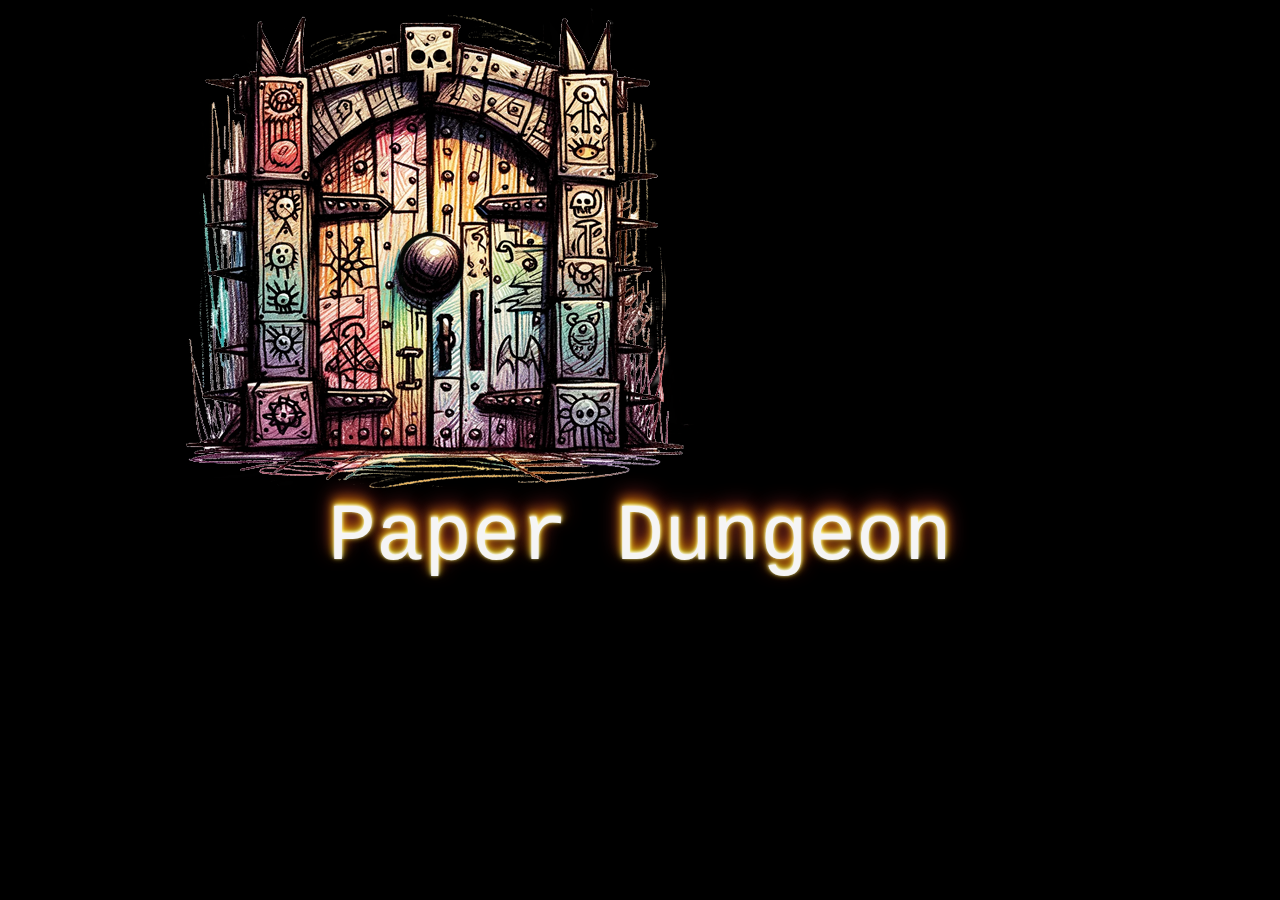
<file: index.html>
<!DOCTYPE html>
<html lang="en">
<head>
    <meta charset="UTF-8">
    <meta name="viewport" content="width=device-width, initial-scale=1.0">
    <title>Dungeon Entrance</title>
    <link rel="stylesheet" href="./css/landingStyle.css"> 
</head>
<body>
    <div id="door-container">
        <img src="./images/Door/dungeon-door-closed.png" id="door-image" alt="Dungeon Door" style="height: auto;">
    </div>
    <div class="fire">Paper Dungeon</div>

    <script src="./js/utils/StartingPage.mjs"></script> 
</body>
</html>
</file>
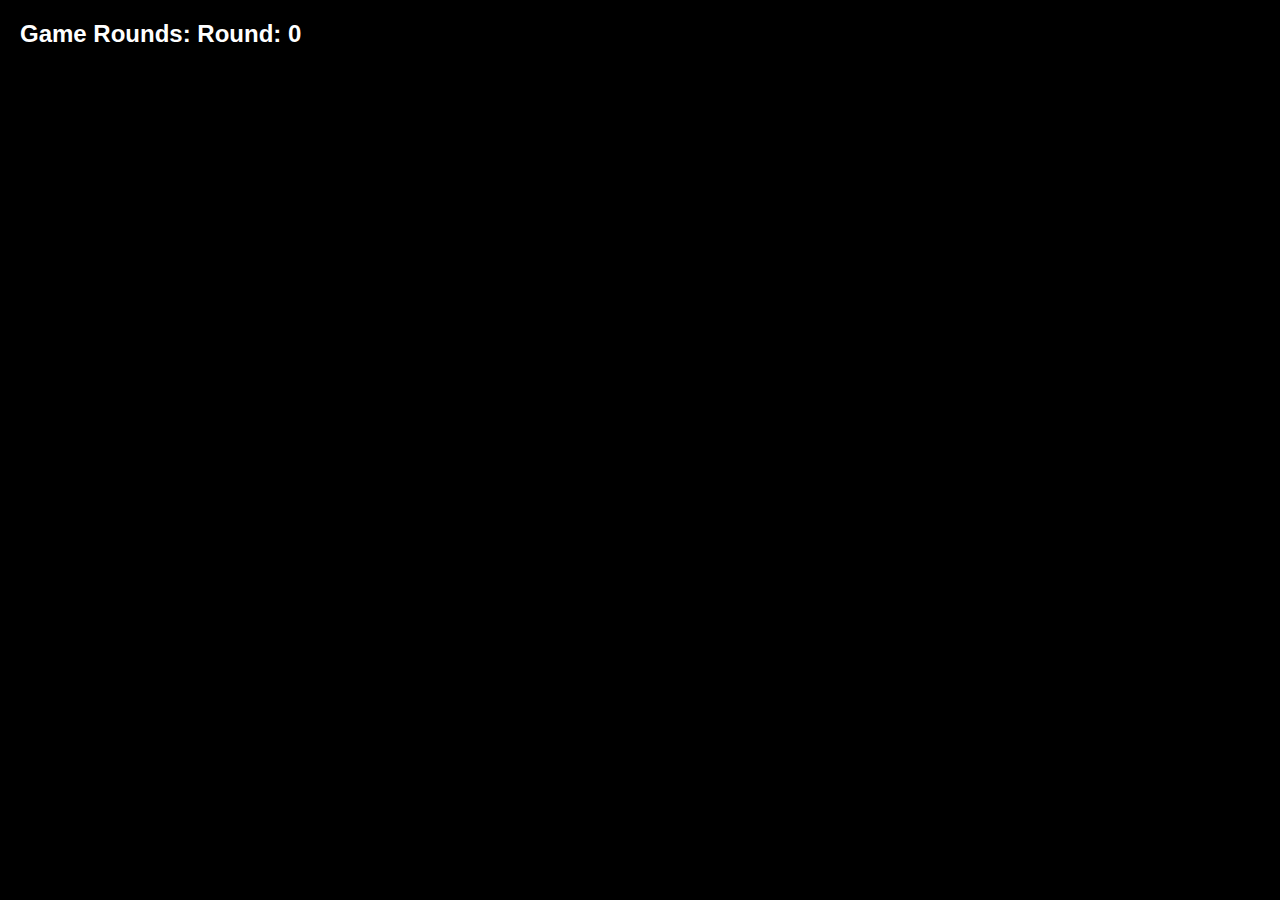
<file: src/index.html>
<!DOCTYPE html>
<html lang="en">
<head>
    <meta charset="UTF-8">
    <meta name="viewport" content="width=device-width, initial-scale=1.0">
    <title>Game Interface</title>
    <link rel="stylesheet" href="styles.css">
</head>
<body>
    <div id="gameInfo">
        <h2>Game Rounds: <span id="roundCounter">0</span></h2>
        <div id="winner"></div>
    </div>
    <!-- <button id="nextRound">Next Round</button> -->
    
    <div id="gameContainer">
        <div id="entitiesContainer">
            <div id="heroes"></div>
            <div id="drawSelectCard"></div>
            <div id="monsters"></div>
        </div>
        <div id="actions"></div>
    </div>

    <script src="ui/gameUI.mjs" type="module"></script>
</body>
</html>
</file>
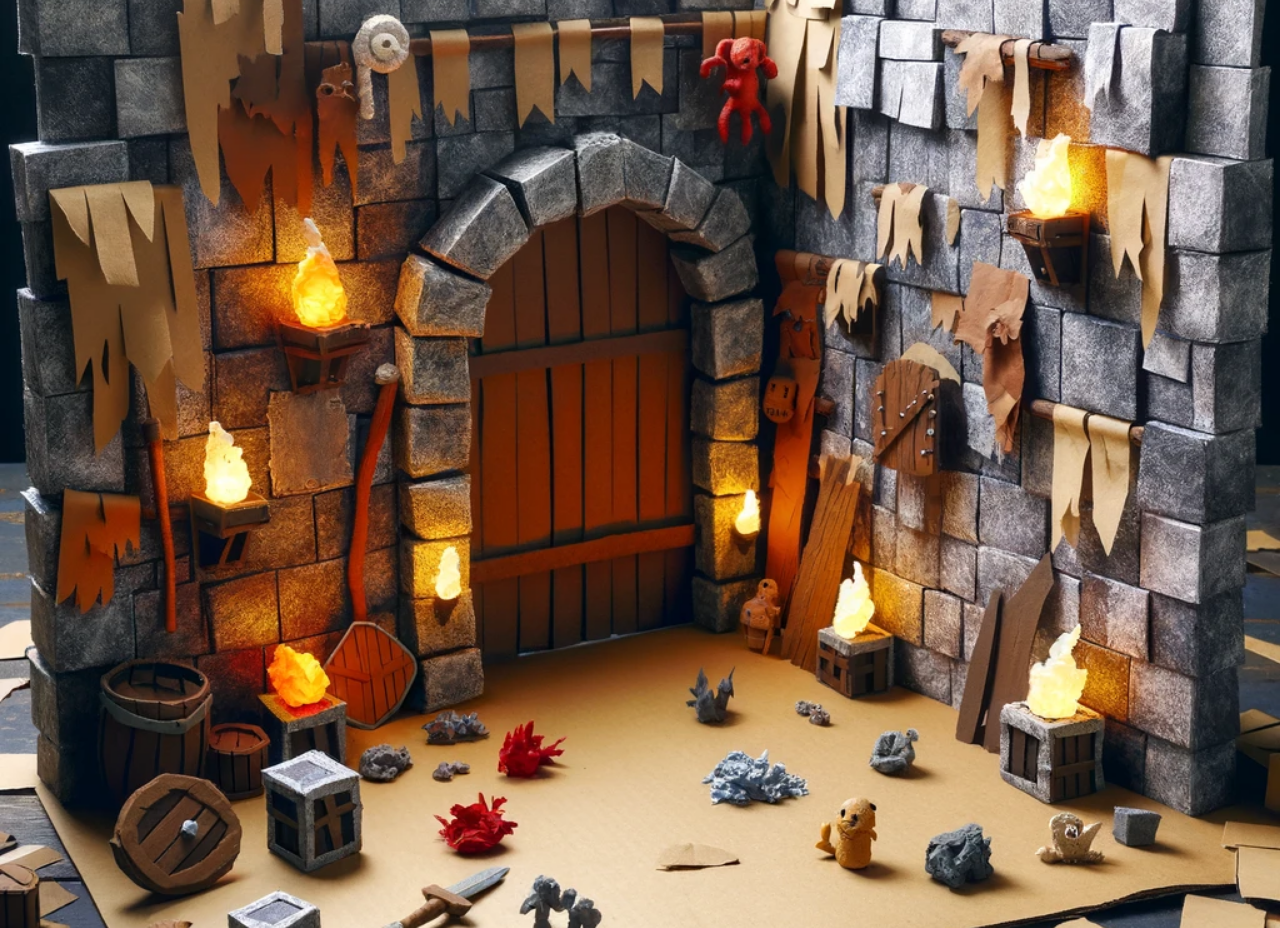
<file: gameplay.html>
<!DOCTYPE html>
<html lang="en">
  <head>
    <meta charset="UTF-8" />
    <meta name="viewport" content="width=device-width, initial-scale=1.0" />
    <link rel="stylesheet" href="./css/styles.css" />
    <title>Card Game</title>
  </head>
  <body>
    <div class="player-hands"></div>

    <div class="discard-pile" id="discard-pile"></div>
    <div class="monsters-row" id="monsters-row"></div>

    <script type="module" src="./js/index.mjs"></script>
  </body>
</html>
</file>
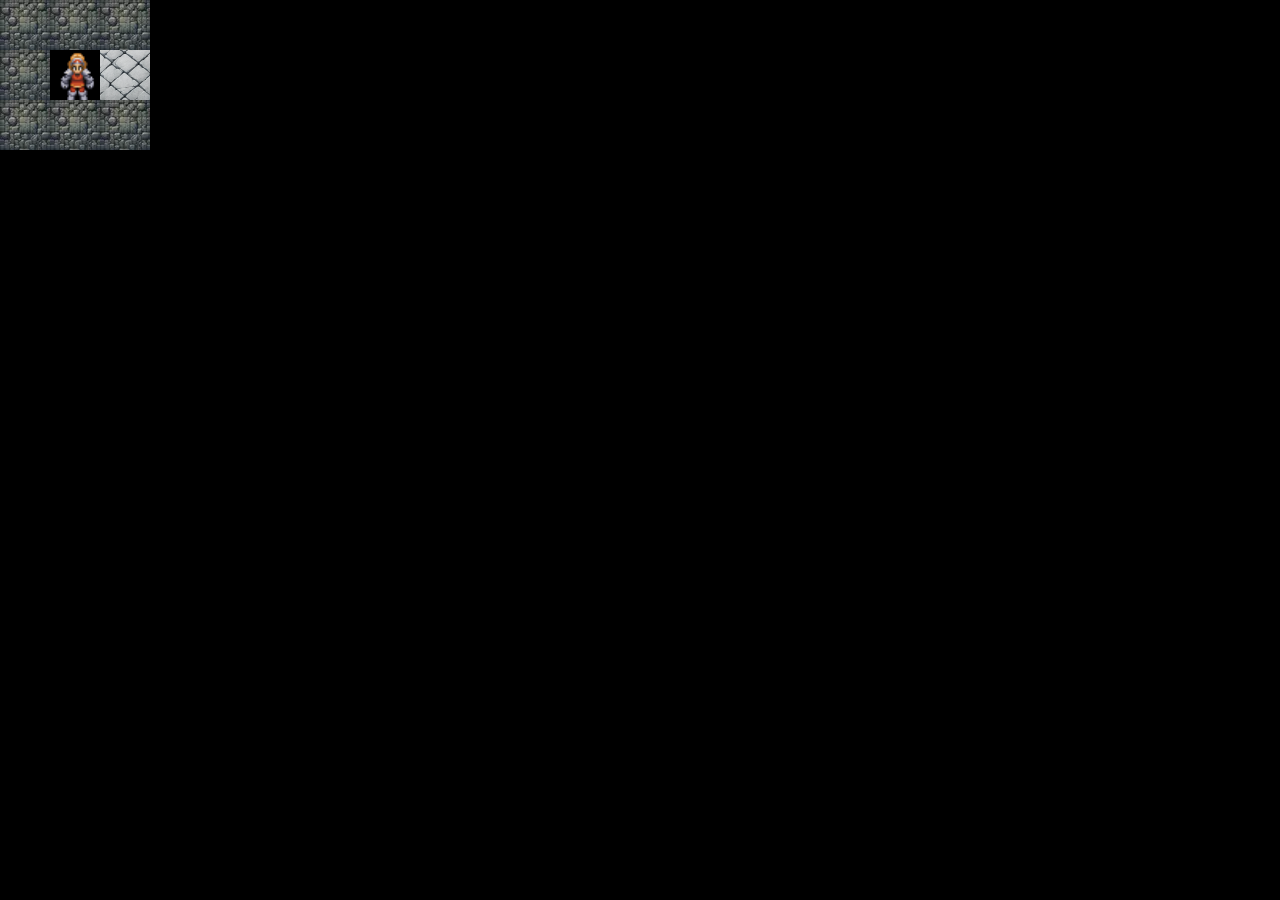
<file: dungeonCrawl/dungeonCrawl.html>
<!DOCTYPE html>
<html lang="en">
<head>
    <meta charset="UTF-8">
    <meta name="viewport" content="width=device-width, initial-scale=1.0">
    <title>Dungeon Crawler</title>
    <link rel="stylesheet" href="dungeonCrawl.css">
</head>
<body>
    <div id="game-container"></div>
    <script src="dungeonCrawl.mjs"  type="module"></script>
</body>
</html>
</file>
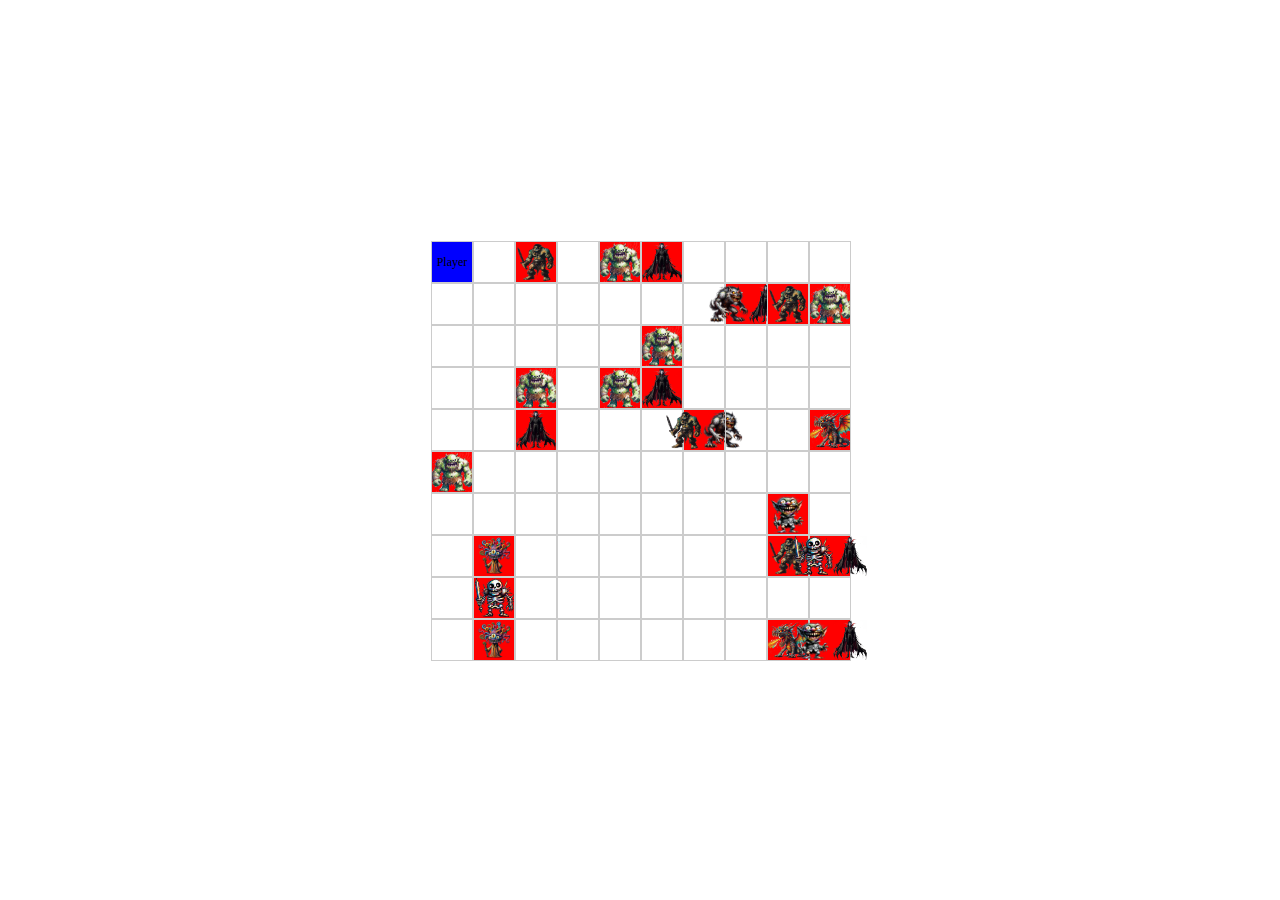
<file: src/dungeon.html>
<!DOCTYPE html>
<html lang="en">
<head>
    <meta charset="UTF-8">
    <meta name="viewport" content="width=device-width, initial-scale=1.0">
    <title>Dungeon Crawler</title>
    <link rel="stylesheet" href="dungeon.css">
</head>
<body>
    <div id="dungeon"></div>
    <div id="fight-screen" style="display: none;">
        <h1>Fight!</h1>
        <div id="fight-info"></div>
        <button id="fight-button">Fight</button>
    </div>
    <script src="dungeon/dungeon.mjs"  type="module"></script>
</body>
</html>
</file>
<file: css/landingStyle.css>
body {
    font-family: Arial, sans-serif;
    background-color:black; 
  }

  @keyframes expandDoor {
    from { transform: scale(1); }
    to { transform: scale(10); }
}

#door-image.expanded {
    animation: expandDoor 1s forwards; 
}

.fire {
  color: #f5f5f5; /* Light text color */
  text-align:center; /* Center alignment of text */
  font-family: 'Courier New', Courier, monospace; /* Monospace font */
  font-size: 80px; /* Text size */
  /* Multi-layered text-shadow for fire effect */
  text-shadow:
  0px -1px 3px #fff, /* Innermost layer - intense heat (white) */
  0px -2px 6px #FF3, /* Second layer - core of flame (yellow) */
  0px -6px 12px #F90, /* Middle layer - body of flame (orange) */
  0px -10px 20px #C33; /* Outermost layer - edges of flame (red) */
 }

 /* Define the animation named "flicker" */
@keyframes flicker {
  /* Initial state of animation */
  0%, 
  /* Final state of animation */
  100% { 
      text-shadow: 
          0 -1px 3px #fff, /* Innermost layer - intense heat (white) */
          0 -2px 6px #FF3, /* Second layer - core of flame (yellow) */
          0 -6px 12px #F90, /* Middle layer - body of flame (orange) */
          0 -10px 20px #C33; /* Outermost layer - edges of flame (red) */
  }
  /* Middle state of animation */
  50% { 
      text-shadow: 
          0 -2px 6px #fff, /* Innermost layer - intense heat (white) */
          0 -4px 12px #FF3, /* Second layer - core of flame (yellow) */
          0 -8px 16px #F90, /* Middle layer - body of flame (orange) */
          0 -12px 24px #C33; /* Outermost layer - edges of flame (red) */
  }
}

.fire {
  /* Apply the "flicker" animation to the .fire class */
  animation: flicker 2s infinite;
}
</file>
<file: src/styles.css>
body {
  font-family: Arial, sans-serif;
  margin: 20px;
  color: white;
  background-color: black;
  /* background-image: url("../images/feltbg.png"); */
  /* background-size: cover; */
  /* background-repeat: no-repeat; */
}

#entities div,
#actions div {
  margin-bottom: 10px;
  padding: 10px;
  border: 1px solid #ddd;
  border-radius: 5px;
}

#gameContent {
  display: flex;
  justify-content: space-between;
}

#entitiesSection {
  flex-grow: 1;
}

#gameContainer {
  display: grid;
  grid-template-columns: 3fr 1fr; /* entities take 75%, actions take 25% */
  grid-template-rows: auto auto; /* auto-sized rows for content */
  gap: 10px;
  margin-top: 20px;
}

#entitiesContainer {
  grid-column: 1 / span 1;
  display: flex;
  flex-direction: column;
}


#heroSummons {
  height: 100px;
  width: 100px
}

#heroes,
#monsters {
  display: flex; /* Align heroes and monsters in a row */
  justify-content: space-around;
  padding: 10px 0;
}

#drawSelectCard {
    height: 225px;
  display: flex; /* Enables flexbox layout */
  align-items: center; /* Vertically centers the content */
  justify-content: center; /* Horizontally centers the content */
  flex-wrap: wrap; /* Allows items to wrap as needed */
}

#actions {
  grid-column: 2 / span 1;
  grid-row: 1 / span 2; /* Actions will stretch across both rows */
  height: 500px;
  overflow-y: auto;
  padding: 10px;
  box-sizing: border-box;
}

/* Add some styles to ensure readability */
#actions div {
  margin-bottom: 10px;
  background-color: #f0f0f0;
  padding: 5px;
  border-radius: 5px;
}

.entities-container {
  display: flex;
  flex-direction: column;
  align-items: center;
  margin-top: 20px;
}

.entity-row {
  display: flex;
  justify-content: space-around;
  width: 100%;
  margin-bottom: 20px;
}

.entity {
  flex: 1;
  padding: 10px;
  margin: 5px;
  max-width: 200px;
  min-height: 250px;
  background-size: cover;
  background-position: center;
  background-repeat: no-repeat;
  background-color: black;
}

/* Ensure the icons and text are aligned properly */
.entity div {
    display: flex;
    align-items: center;
  }
  
  /* Spacing between icon and text */
  .entity img.icon {
    margin-right: 8px;
  }

.entity[data-faction="hero"] {
    background-image: url("../images/paper2.jpg");
}

.entity[data-faction="monster"] {
  background-color: black;
    background-image: url("../images/cardboard.png");
}

.turn-taken {
    opacity: 0.5;
    pointer-events: none;
}

/* Enable interactions for targeting */
.turn-taken.targetable {
    pointer-events: auto;
}

.deck,
.drawn-cards,
.effects {
  margin-top: 10px;
}

.card {
  display: inline-block;
  margin: 5px;
  padding: 5px;
  background-color: #000000;
  border: 2px solid #ddd;
  border-radius: 4px;
}

.deck-visual {
    order: -1;
  position: relative;
  width: 70px;
  height: 100px;
  margin: 5px auto;
}

.card-visual .card-back{
  background-size: cover;
  background-position: center;
  background-repeat: no-repeat;
  border: 2px solid #ddd;
  width: 70px;
  height: 100px;
  position: absolute;
}

.effect-token {
  display: inline-flex;
  width: 50px;
  height: 50px;
  align-items: center;
  justify-content: center;
  border-radius: 50%;
  text-align: center;
  color: #fff;
  font-size: 2em;
  font-weight: bold;
  text-shadow: -2px -2px 0 #000, 2px -2px 0 #000, -2px 2px 0 #000,
    2px 2px 0 #000;
  margin-right: -35px;
  margin-bottom: -45px;
}

.effects-container {
  display: flex;
  flex-wrap: wrap;
  justify-content: flex-start;
  gap: 10px;
}

.effect-group {
  display: flex;
  flex-wrap: wrap;
  max-width: 33.33%;
  flex: 1 1 auto;
  justify-content: center;
  gap: 5px;
}

.icon {
    width: 30px;
    height: 30px;
    vertical-align: middle;
  }

.highlight-target {
    box-shadow: 0 0 8px 3px green; /* Horizontal offset, vertical offset, blur radius, spread radius, and color */
}

@keyframes shake {
  0%, 100% {
    transform: translateX(0);
  }
  10%, 30%, 50%, 70%, 90% {
    transform: translateX(-10px);
  }
  20%, 40%, 60%, 80% {
    transform: translateX(10px);
  }
}

.shake {
  animation: shake 0.8s; /* Control the duration of the shake here */
  animation-timing-function: ease-in-out;
}

.effect-token.hot.positive {
  background-color: #4caf50;
  background-image: url("../images/HealingToken.png");
  background-size: cover;
  background-position: center;
  background-repeat: no-repeat;
}
.effect-token.hot.negative {
  background-color: #f44336;
  background-image: url("../images/DamageToken.png");
  background-size: cover;
  background-position: center;
  background-repeat: no-repeat;
}
.effect-token.shot.positive {
  background-color: #2196f3;
  background-image: url("../images/ShieldToken.png");
  background-size: cover;
  background-position: center;
  background-repeat: no-repeat;
}
.effect-token.shot.negative {
  background-color: #ffeb3b;
  background-image: url("../images/ExposeToken.png");
  background-size: cover;
  background-position: center;
  background-repeat: no-repeat;
}
.effect-token.stot.positive {
  background-color: #9c27b0;
  background-image: url("../images/StrengthenToken.png");
  background-size: cover;
  background-position: center;
  background-repeat: no-repeat;
}
.effect-token.stot.negative {
  background-color: #ff9800;
  background-image: url("../images/WeakenToken.png");
  background-size: cover;
  background-position: center;
  background-repeat: no-repeat;
}
.effect-token.reflect {
  background-color: #ff9800;
  background-image: url("../images/ReflectToken.png");
  background-size: cover;
  background-position: center;
  background-repeat: no-repeat;
}
.effect-token.interrupt {
  background-color: #ff9800;
  background-image: url("../images/InterruptToken.png");
  background-size: cover;
  background-position: center;
  background-repeat: no-repeat;
}
.effect-token.paralyzingTrap {
  background-color: #ff9800;
  background-image: url("../images/TrapToken.png");
  background-size: cover;
  background-position: center;
  background-repeat: no-repeat;
}
.effect-token.explosivePoisonTrap {
  background-color: #ff9800;
  background-image: url("../images/TrapToken.png");
  background-size: cover;
  background-position: center;
  background-repeat: no-repeat;
}
.effect-token.lycanthropy {
  background-color: #ff9800;
  background-image: url("../images/LycanthropyToken.png");
  background-size: cover;
  background-position: center;
  background-repeat: no-repeat;
}
.effect-token.vampirism {
  background-color: #ff9800;
  background-image: url("../images/VampirismToken.png");
  background-size: cover;
  background-position: center;
  background-repeat: no-repeat;
}
</file>
<file: css/styles.css>
body {
  font-family: Arial, sans-serif;
  background-image: url("../images/Background.webp"); 
  background-size: cover; 
  background-position: center; 
  background-repeat: no-repeat;
  height: 100svh
}

.player-hands {
  display: flex;
  justify-content: space-around;
  margin-top: 20px;
}

.player-hand {
  position: relative;
  width: 200px;
  height: 150px;
  border-bottom: 2px solid #000;
  overflow: hidden;
}

.card {
  position: absolute;
  background-color: #f0f0f0;
  border: 1px solid #999;
  padding: 5px;
  width: 100px;
  height: 150px;
  text-align: center;
  cursor: pointer;
  transition: transform 0.3s ease;
  display: flex;             
  justify-content:start;   
  align-items: center;       
  flex-direction: column;    
}

.card p {
  font-size: 10px; 
  margin: 2px 0; 
}

.card:nth-child(3) {
  top: 10px; 
  left: 10px; 
  z-index: 1; 
  transform: rotate(-5deg); 
}

.card:nth-child(2) {
  top: 20px; 
  left: 20px; 
  z-index: 0; 
  transform: rotate(5deg);
}

.discard-pile {
  position: relative; 
}

.discard-pile .card {
  position: absolute;
  top: 0;
  left: 0;
  z-index: 0;
}

.discard-pile .card:nth-child(n+2) { 
  top: 15px;
  left: 10px;
}

label {
  color: #fff;
  font-size: 2em;
  font-weight: bold; 
  text-shadow: 3px 3px 4px rgba(0, 0, 0, 0.5);
}

.player-container {
  display: flex;
  flex-direction: column;
  align-items: center;
  margin: 20px;
  border: 4px solid #000;
  padding: 10px;
  border-radius: 10px;
  background-image: radial-gradient(black 5%, brown 90%, black 5%);
  color: #fff;
  font-size: 1em;
  font-weight: bold; 
  text-shadow: 3px 3px 4px rgba(0, 0, 0, 0.5);
}


.player-info {
  width: 100%;
  text-align: center;
  padding: 10px;
  border-top: 2px solid #000;
}

.player-info p {
  margin: 5px 0;
}

.effects-container {
  display: flex;
  flex-wrap: wrap;
  justify-content: flex-start;
  gap: 10px; 
}

.effect-group {
  display: flex;
  flex-wrap: wrap; 
  max-width: 33.33%; 
  flex: 1 1 auto; 
  justify-content: center; 
  gap: 5px; 
}

.effect-circle {
  display: inline-flex;
  width: 50px;
  height: 50px;
  align-items: center;
  justify-content: center;
  border-radius: 50%;
  text-align: center;
  color: #fff;
  font-size: 2em; 
  font-weight: bold;
  text-shadow: -2px -2px 0 #000, 2px -2px 0 #000, -2px 2px 0 #000, 2px 2px 0 #000;
  margin-right: -35px; 
}

.green { background-color: #4CAF50; background-image: url("../images/HealingToken.png"); background-size: cover; background-position: center; background-repeat: no-repeat;}
.red { background-color: #F44336; background-image: url("../images/DamageToken.png"); background-size: cover; background-position: center; background-repeat: no-repeat; }
.blue { background-color: #2196F3; background-image: url("../images/ShieldToken.png"); background-size: cover; background-position: center; background-repeat: no-repeat; }
.yellow { background-color: #FFEB3B; background-image: url("../images/ExposeToken.png"); background-size: cover; background-position: center; background-repeat: no-repeat; }
.purple { background-color: #9C27B0; background-image: url("../images/StrengthenToken.png"); background-size: cover; background-position: center; background-repeat: no-repeat; }
.orange { background-color: #FF9800; background-image: url("../images/WeakenToken.png"); background-size: cover; background-position: center; background-repeat: no-repeat; }
.grey { background-color: #FF9800; background-image: url("../images/ReflectToken.png"); background-size: cover; background-position: center; background-repeat: no-repeat; }
.brown { background-color: #FF9800; background-image: url("../images/InterruptToken.png"); background-size: cover; background-position: center; background-repeat: no-repeat; }
.pink { background-color: #FF9800; background-image: url("../images/TrapToken.png"); background-size: cover; background-position: center; background-repeat: no-repeat; }


.raised-player-container {
  transform: rotate(-5deg);
  transition: transform 0.3s ease; 
}

#monsters-row {
  display: flex; 
  flex-wrap: wrap; 
  justify-content: space-around; 
  padding: 10px;
}

.monster {
  display: flex;
  max-width: 450px; 
  margin: 5px;
  border: 1px solid #ccc;
  border-radius: 5px;
  background-size: cover;
  background-image: url("../images/paper2.jpg");
  background-repeat:no-repeat;
  background-position: center bottom;
}

.monster-image {
  max-width: 100%;
  height: auto;
  margin-right: 10px; 
}

.info-container {
  display: flex;
  flex-direction: column;
  justify-content: flex-start; 
}

.stats-container {
  margin-bottom: 10px; 
}


@keyframes grow {
  from {
    width: 50px;
    height: 50px;
    opacity: 0.8;
  }
  to {
    width: 100px;
    height: 100px;
    opacity: 1;
  }
}
  @keyframes monster-action {
    0%, 100% { transform: translateY(0); }
    50% { transform: translateY(-10px); }
  }
  
  .monster-action-animation {
    animation: monster-action 0.5s ease-in-out;
  }

  @keyframes shake {
    0%, 100% {
      transform: translateX(0);
    }
    10%, 30%, 50%, 70%, 90% {
      transform: translateX(-10px);
    }
    20%, 40%, 60%, 80% {
      transform: translateX(10px);
    }
  }
  
  .shake-animation {
    animation: shake 0.5s ease-in-out;
  }

  @keyframes expandDoor {
    from { transform: scale(1); }
    to { transform: scale(10); }
}

#door-image.expanded {
    animation: expandDoor 1s forwards; 
}

.selection-row {
  display: flex;
  justify-content: space-between;
  align-items: flex-start;
  padding: 20px 0;
}

#role-selection-column,
#proficiency-selection-column,
#icon-display-column {
    flex: 1; /* Equal width */
    margin: 0 10px; /* Spacing between columns */
}

/* Further styles for visual improvement */
#role-selection-column select,
#proficiency-selection-column select {
    width: 100%; /* Full width of the column */
    margin-bottom: 10px; /* Spacing between dropdowns */
}
</file>
<file: dungeonCrawl/dungeonCrawl.css>
body {
    display: flex;
    justify-content: center;
    align-items: center;
    height: 100vh;
    margin: 0;
    background-color: #000;
    overflow: hidden; /* Prevents body scrolling */
}

#game-container {
    display: grid;
    grid-template-columns: repeat(20, 50px);
    grid-template-rows: repeat(20, 50px);
    overflow: auto; /* Makes the container scrollable */
    width: 100vw;
    height: 100vh;
}

.tile {
    width: 50px;
    height: 50px;
    filter: brightness(0);
}

.player {
    background-image: url('../images/Player/player-front.png');
    background-size: cover;
}

.wall {
    background-image: url('../images/wall.png');
    background-size: cover;
}

.floor {
    background-image: url('../images/floor.png');
    background-size: cover;
}

.door {
    background-image: url('../images/door.png');
    background-size: cover;
}

.monster {
    background-size: cover;
}

.treasure {
    background-image: url('../images/treasure.png');
    background-size: cover;
}
</file>
<file: src/dungeon.css>
body {
    display: flex;
    justify-content: center;
    align-items: center;
    height: 100vh;
    margin: 0;
}

#dungeon {
    display: grid;
    grid-template-columns: repeat(10, 40px);
    grid-template-rows: repeat(10, 40px);
    gap: 2px;
}

.tile {
    width: 40px;
    height: 40px;
    border: 1px solid #ccc;
    display: flex;
    justify-content: center;
    align-items: center;
    font-size: 12px;
}

.player {
    background-color: blue;
}

.monster {
    background-color: red;
}

#fight-screen {
    position: absolute;
    top: 50%;
    left: 50%;
    transform: translate(-50%, -50%);
    background: white;
    padding: 20px;
    border: 2px solid black;
    text-align: center;
}
</file>
